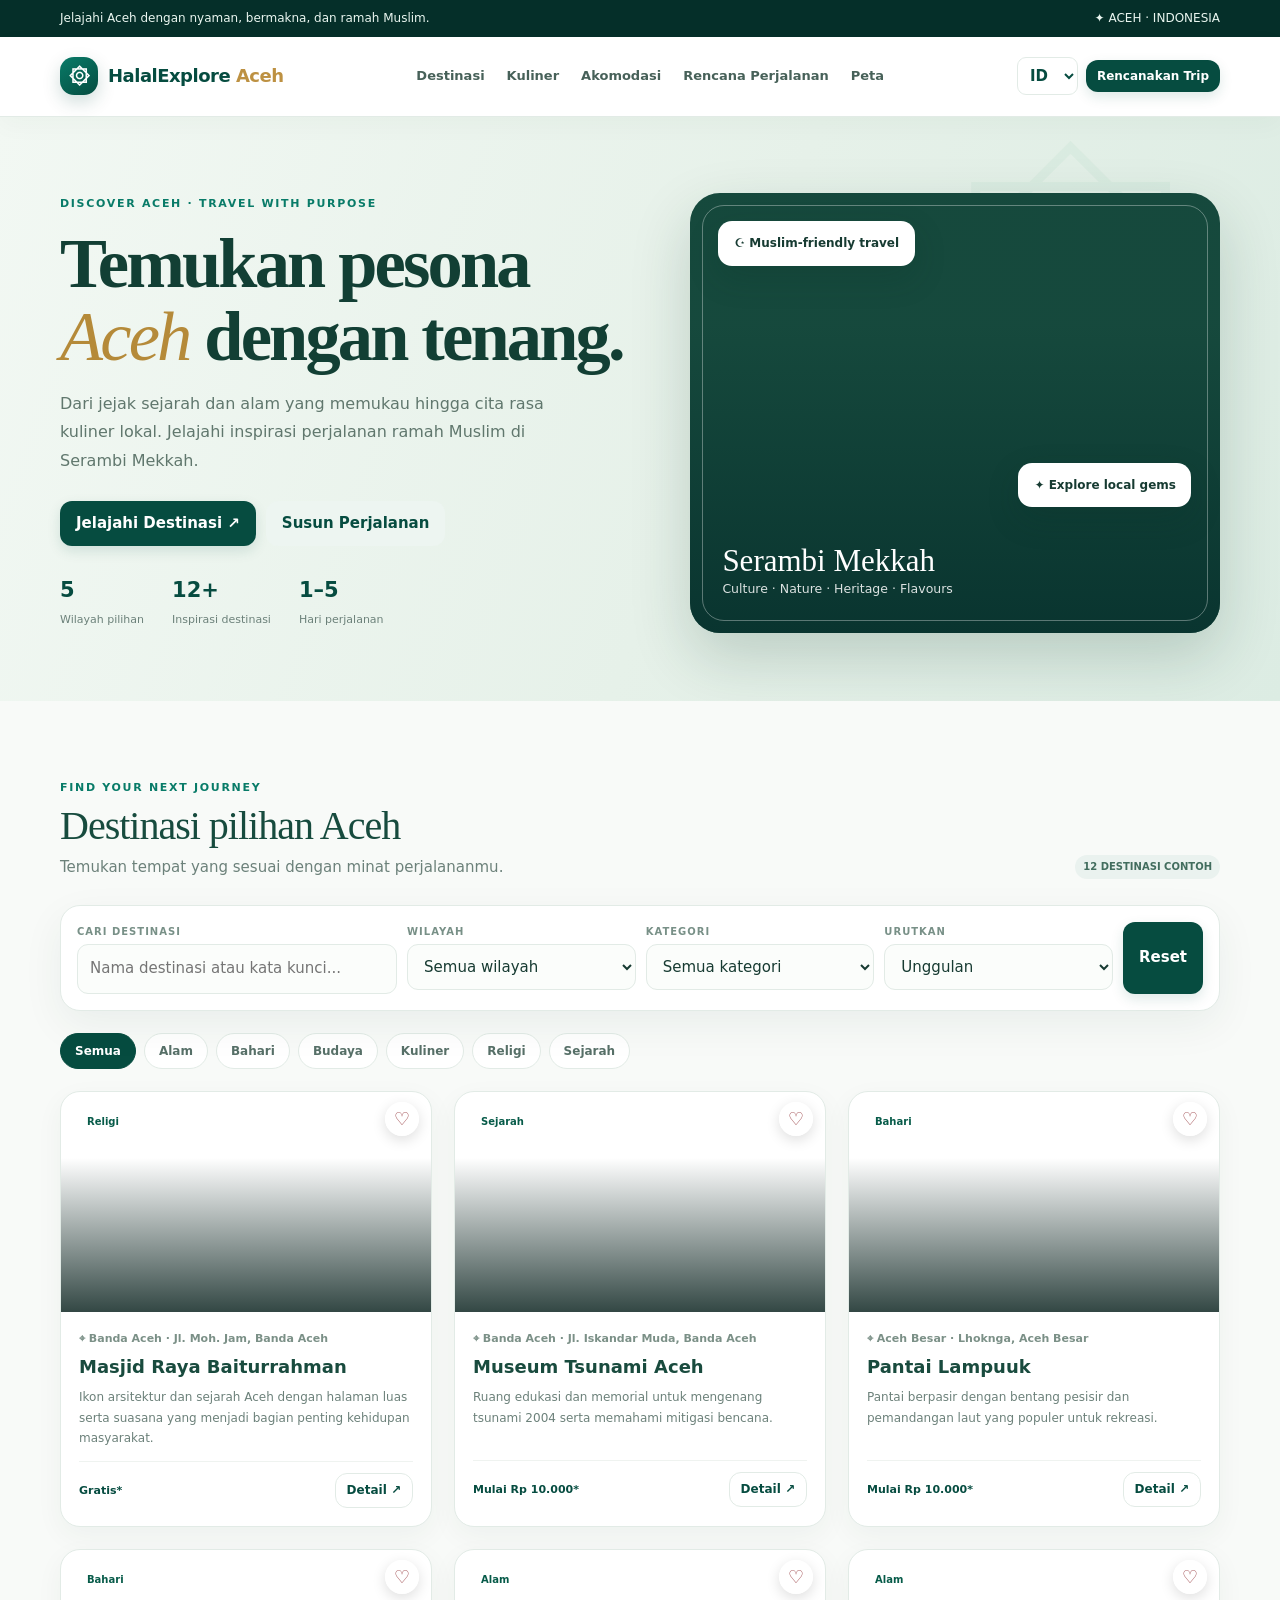
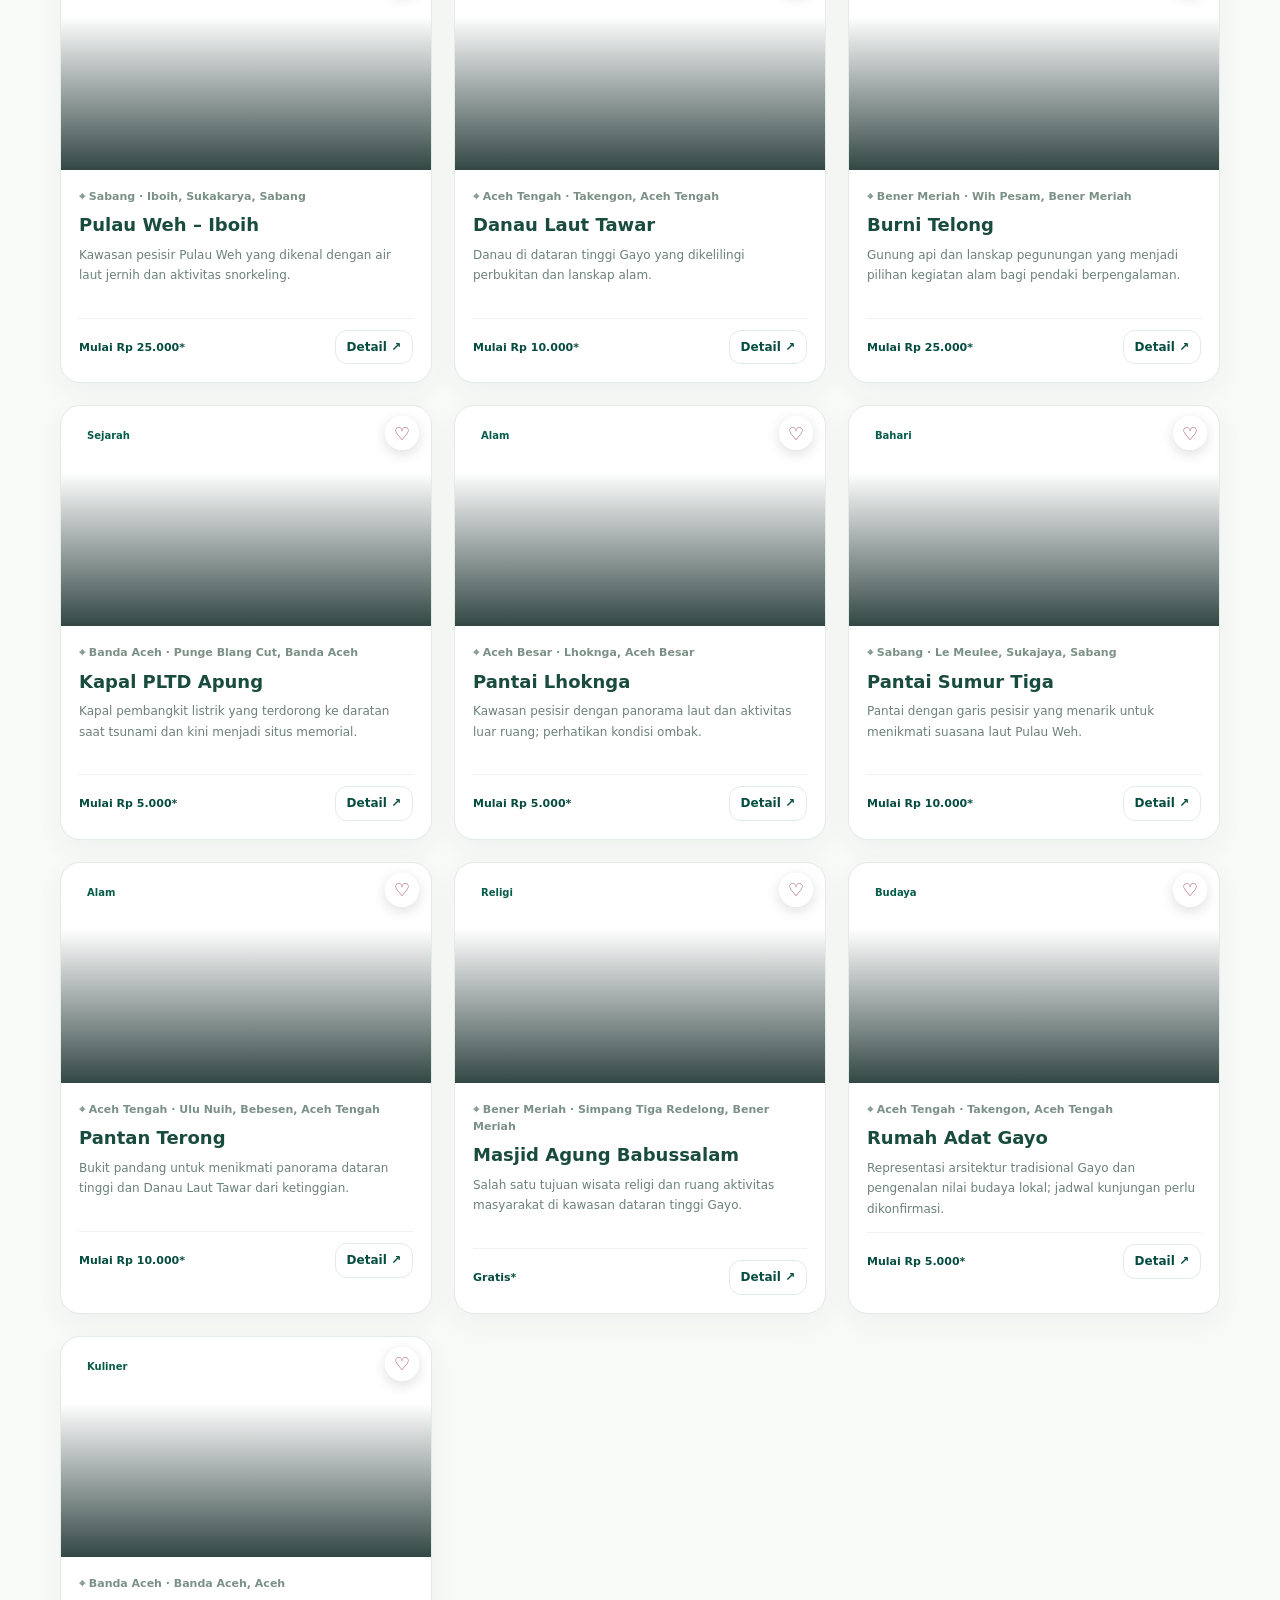
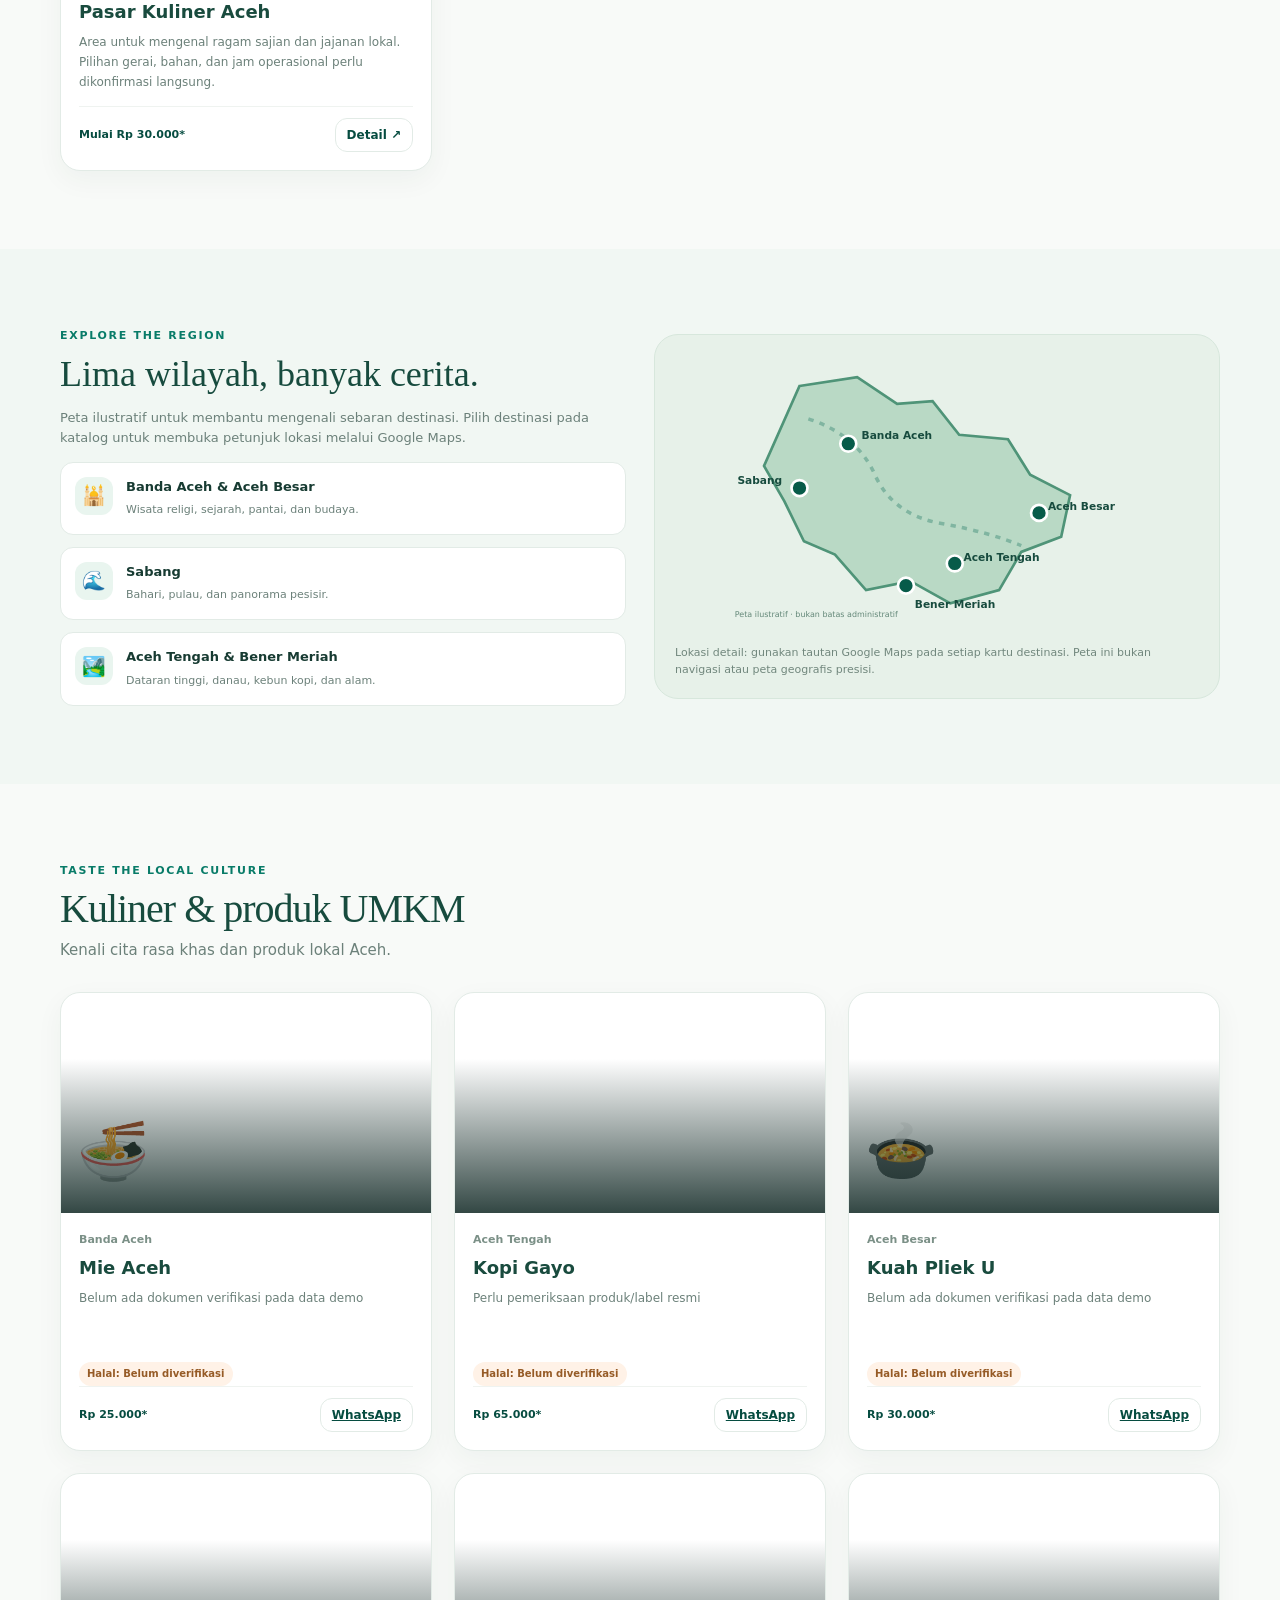
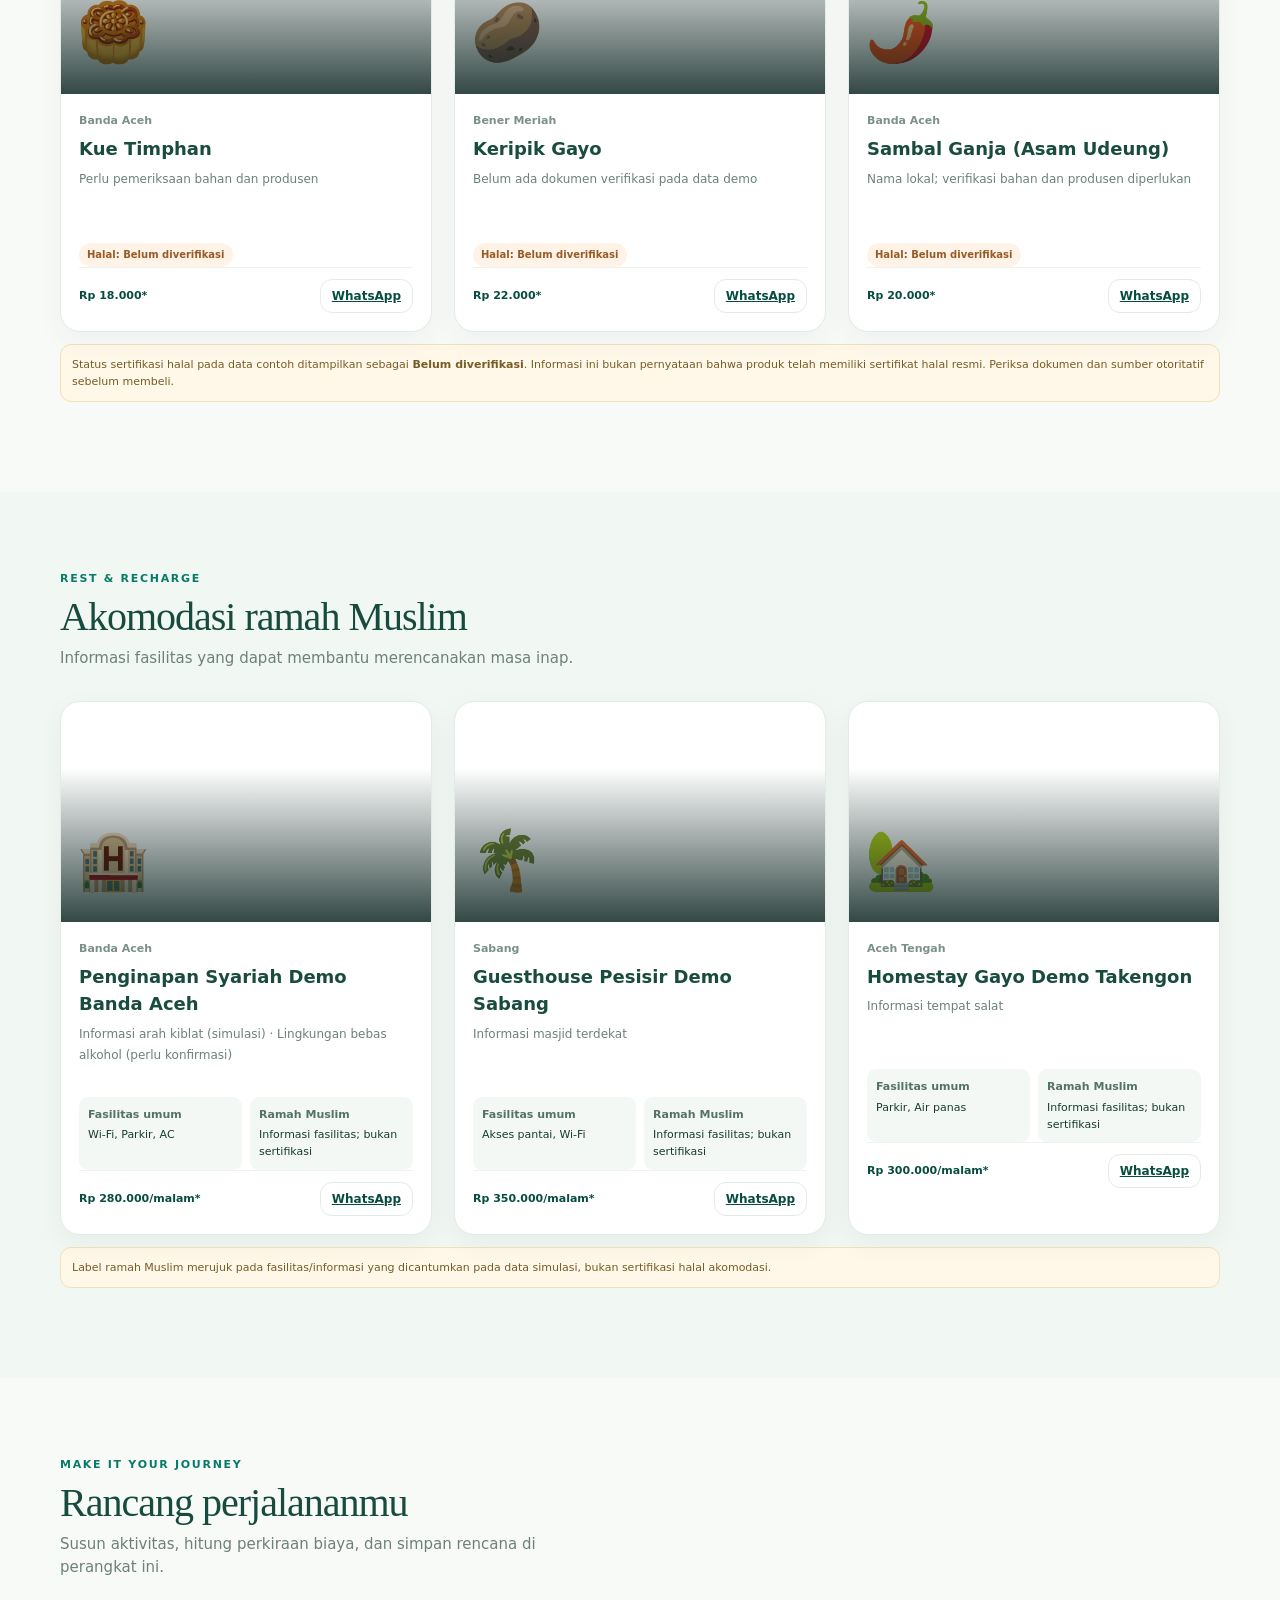
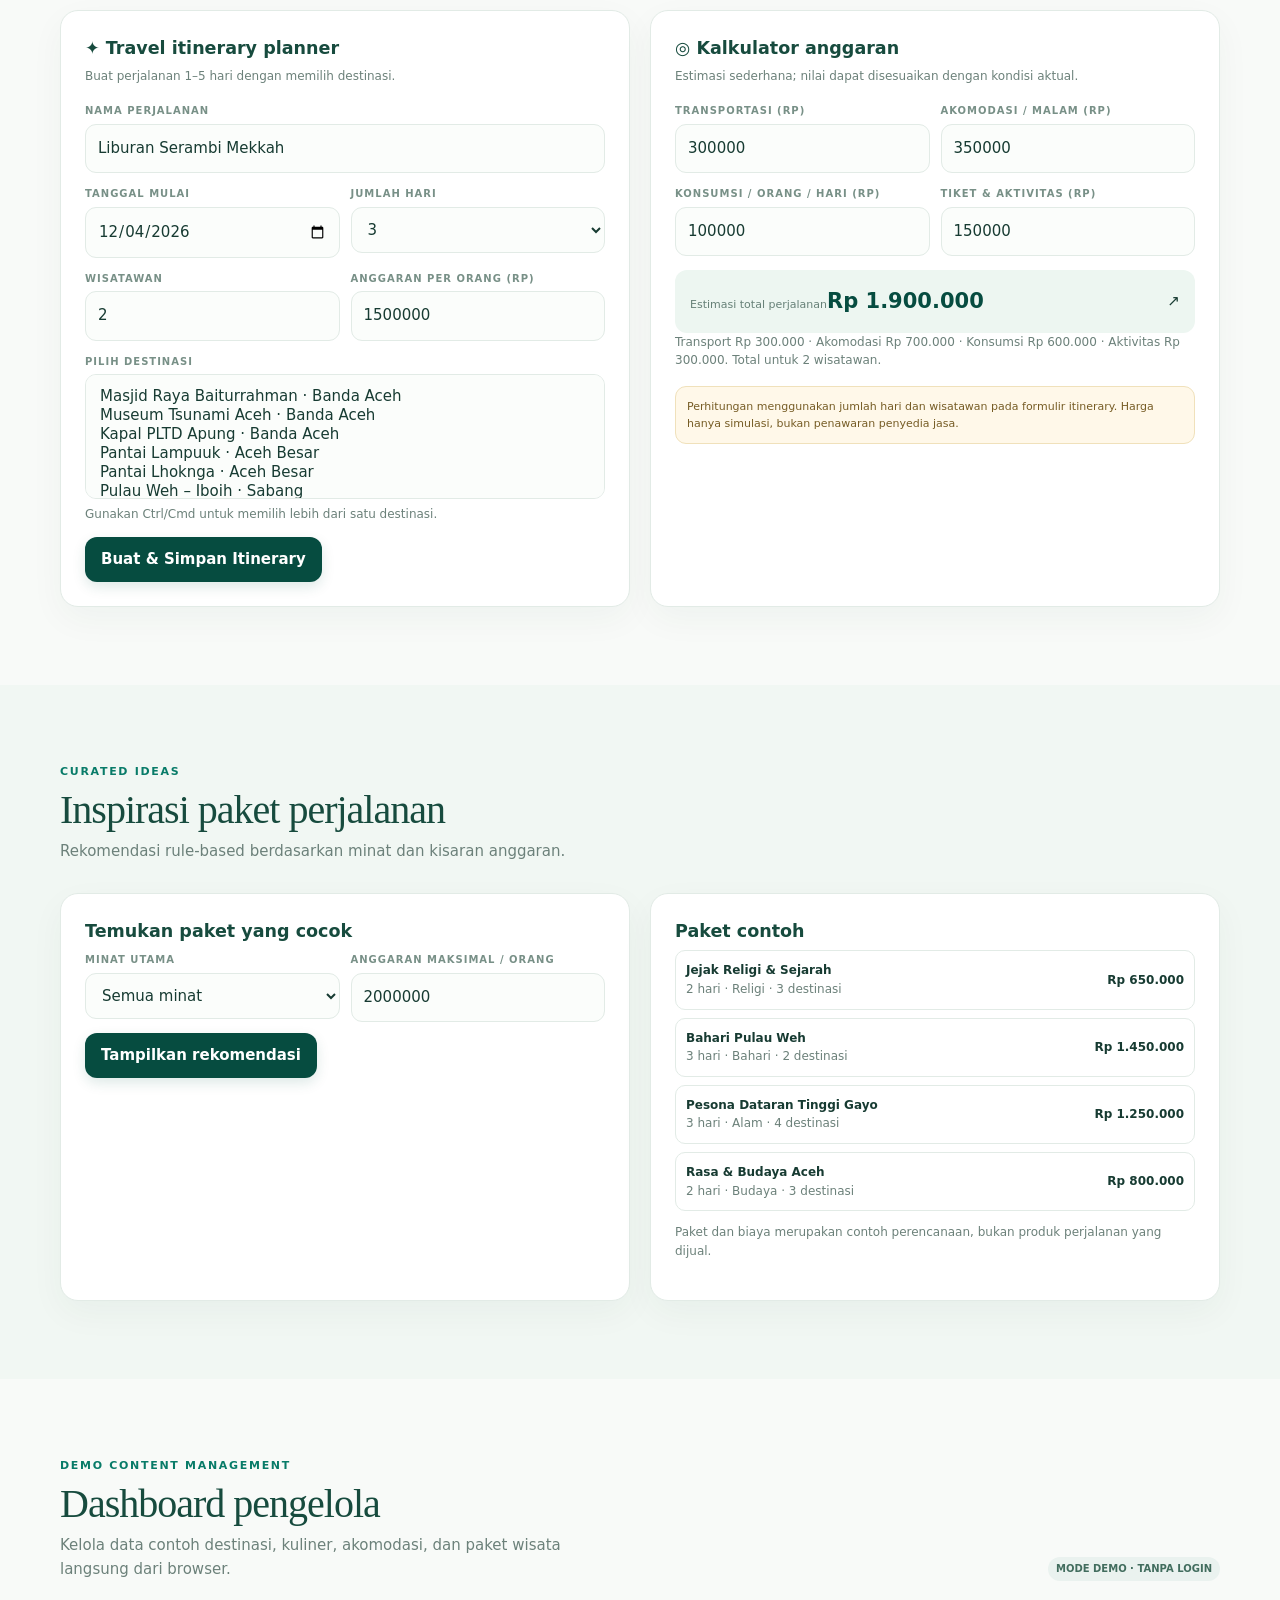
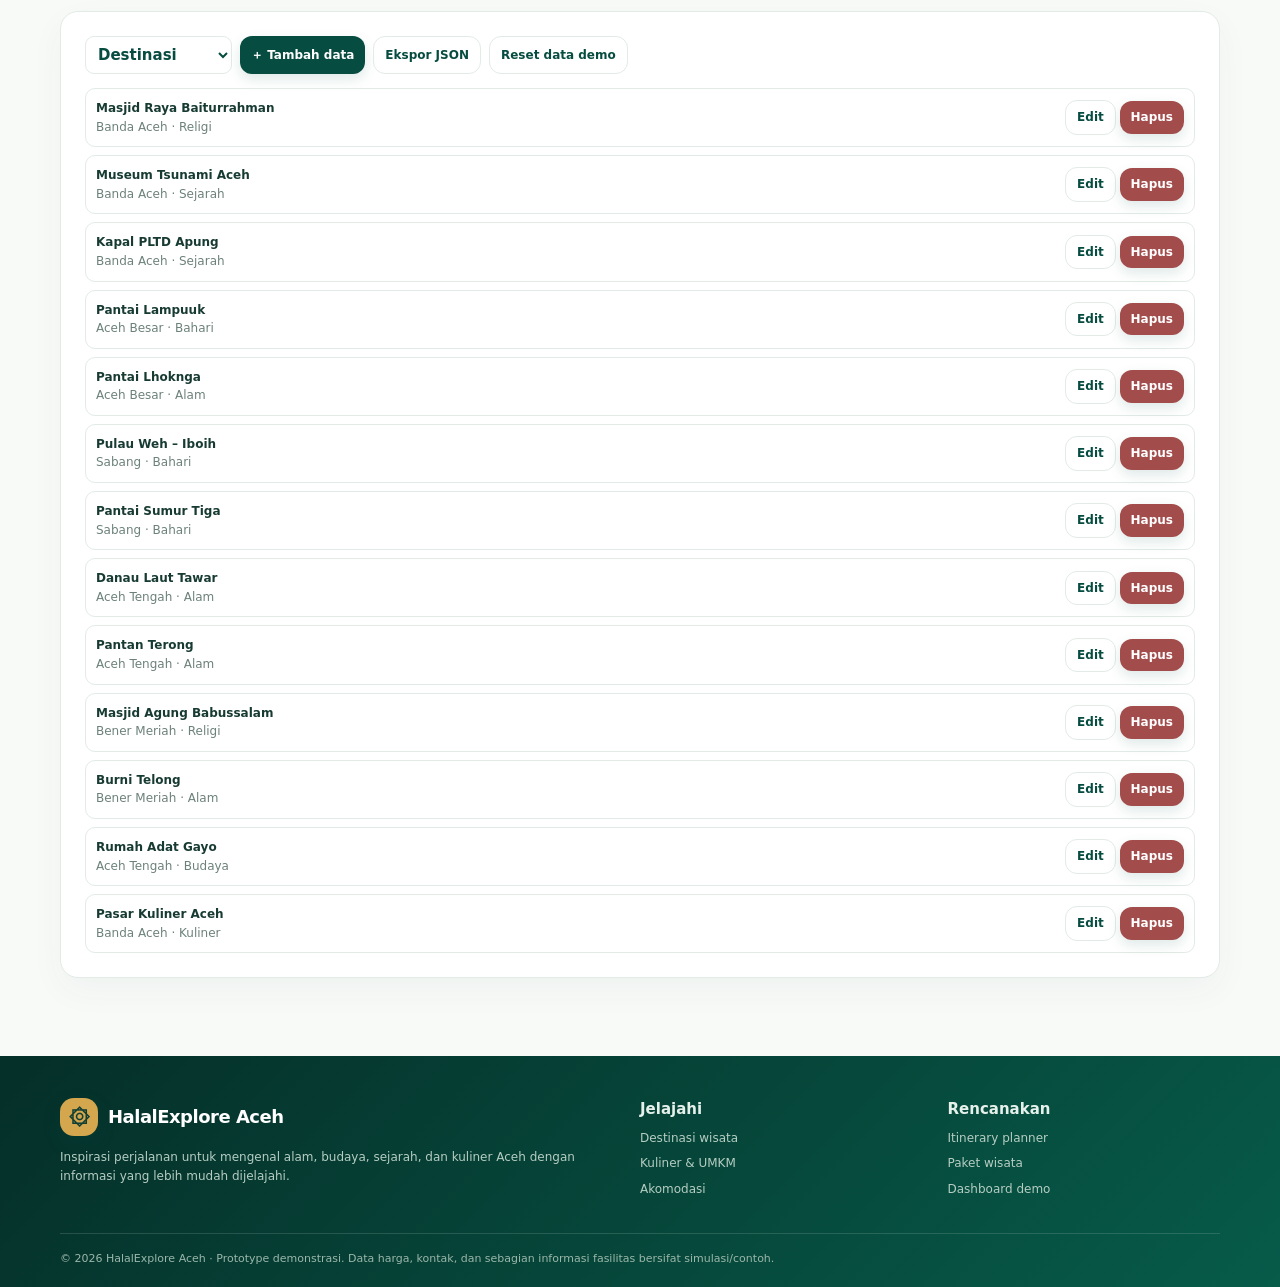
<file: public/assets/aistudio/halalexplore_aceh_redesign_7640884d.html>
<!DOCTYPE html>
<html lang="id">
<head>
<meta charset="UTF-8">
<meta name="viewport" content="width=device-width, initial-scale=1.0">
<meta name="theme-color" content="#075b49">
<title>HalalExplore Aceh — Discover with Peace of Mind</title>
<style>
:root{--green:#075b49;--green2:#0d7961;--mint:#e8f4ef;--turq:#32b8ad;--gold:#d5a84f;--ink:#18352e;--muted:#6c817a;--paper:#fbfcfa;--line:#e2ebe6;--white:#fff;--shadow:0 12px 35px #153c2b12}
*{box-sizing:border-box}html{scroll-behavior:smooth}body{margin:0;background:var(--paper);color:var(--ink);font:15px/1.55 Inter,ui-sans-serif,system-ui,-apple-system,"Segoe UI",sans-serif}button,input,select,textarea{font:inherit}button{cursor:pointer}.wrap{width:min(1160px,92%);margin:auto}.topbar{background:#063f34;color:#eaf6f0;font-size:12px;padding:8px 0}.topbar .wrap{display:flex;justify-content:space-between;gap:12px}.nav{height:76px;background:#ffffffed;backdrop-filter:blur(12px);position:sticky;top:0;z-index:20;border-bottom:1px solid var(--line)}.navin{height:100%;display:flex;align-items:center;justify-content:space-between;gap:20px}.brand{display:flex;align-items:center;gap:10px;font-weight:850;color:var(--green);font-size:18px;letter-spacing:-.5px}.brandmark{width:38px;height:38px;border-radius:13px;background:var(--green);display:grid;place-items:center;color:#fff;font-size:21px}.navlinks{display:flex;gap:22px;align-items:center}.navlinks a{color:#476159;text-decoration:none;font-size:13px;font-weight:650}.navlinks a:hover{color:var(--green)}.navactions{display:flex;gap:8px;align-items:center}.btn{border:0;border-radius:11px;padding:11px 16px;font-weight:750;background:var(--green);color:#fff;box-shadow:0 5px 13px #075b4922}.btn:hover{background:var(--green2);transform:translateY(-1px)}.btn.secondary{background:#edf5f1;color:var(--green);box-shadow:none}.btn.ghost{background:transparent;color:var(--green);box-shadow:none;border:1px solid var(--line)}.btn.gold{background:var(--gold);color:#26372f}.btn.small{padding:7px 11px;font-size:12px}.lang{border:1px solid var(--line);border-radius:9px;padding:8px;background:white;color:var(--green);font-weight:700}.hero{padding:58px 0 48px;background:radial-gradient(ellipse at 80% 20%,#d7eee4 0,transparent 38%),linear-gradient(120deg,#f3f8f4,#e9f4ee);overflow:hidden;position:relative}.hero:after{content:"۞";position:absolute;right:5%;top:2%;font-size:300px;line-height:1;color:#0b76500a;pointer-events:none}.hero-grid{display:grid;grid-template-columns:1.05fr .95fr;gap:45px;align-items:center;position:relative;z-index:1}.eyebrow{color:var(--green2);font-weight:800;letter-spacing:1.7px;text-transform:uppercase;font-size:11px}.hero h1{font-family:Georgia,serif;font-size:clamp(40px,5.3vw,66px);line-height:1.04;letter-spacing:-2px;margin:15px 0;color:#123f34}.hero h1 em{color:#b58a39;font-weight:500}.hero p{color:#60776d;font-size:16px;max-width:510px}.hero-cta{display:flex;gap:10px;margin:25px 0}.hero-stats{display:flex;gap:28px;margin-top:28px}.stat strong{display:block;font-size:21px;color:var(--green)}.stat span{font-size:11px;color:var(--muted)}.hero-art{height:380px;position:relative;border-radius:28px;overflow:hidden;background:linear-gradient(145deg,#0a6656,#45a99a 55%,#d9b66b);box-shadow:var(--shadow)}.hero-art:before{content:"";position:absolute;inset:0;background:linear-gradient(0deg,#062f2caa,transparent 62%),radial-gradient(ellipse at 70% 22%,#f7d99199,transparent 25%)}.mountain{position:absolute;bottom:0;width:0;height:0;border-left:230px solid transparent;border-right:230px solid transparent;border-bottom:240px solid #174f43;left:3%}.mountain.m2{left:35%;border-left-width:190px;border-right-width:190px;border-bottom-width:190px;border-bottom-color:#267b69}.sea{position:absolute;bottom:0;left:0;right:0;height:90px;background:linear-gradient(180deg,#60c7bd,#168b88)}.hero-caption{position:absolute;bottom:22px;left:25px;color:white;z-index:2}.hero-caption b{font:25px Georgia}.hero-caption small{display:block;opacity:.85}.floating{position:absolute;background:#fff;padding:12px 15px;border-radius:14px;box-shadow:var(--shadow);font-size:12px;font-weight:750}.float1{top:30px;left:22px}.float2{right:18px;bottom:115px}.section{padding:66px 0}.section.soft{background:#f1f7f3}.section-head{display:flex;justify-content:space-between;align-items:end;gap:20px;margin-bottom:25px}.section-head h2{font:36px/1.1 Georgia,serif;margin:8px 0;color:#174b3e}.section-head p{margin:0;color:var(--muted);max-width:520px}.searchpanel{display:grid;grid-template-columns:1.4fr 1fr 1fr 1fr auto;gap:10px;padding:14px;background:#fff;border:1px solid var(--line);border-radius:17px;box-shadow:var(--shadow);margin-top:-4px;position:relative;z-index:3}.field label{display:block;font-size:10px;font-weight:800;color:#789087;text-transform:uppercase;letter-spacing:1px;margin:2px 0 5px}.field input,.field select,.field textarea{width:100%;border:1px solid var(--line);border-radius:9px;padding:11px;background:#fbfdfb;color:var(--ink);outline:none}.field input:focus,.field select:focus,.field textarea:focus{border-color:var(--turq)}.chips{display:flex;gap:8px;flex-wrap:wrap;margin:22px 0}.chip{border:1px solid var(--line);border-radius:30px;padding:8px 14px;background:#fff;color:#577068;font-size:12px;font-weight:700}.chip.active,.chip:hover{background:var(--green);color:white;border-color:var(--green)}.cards{display:grid;grid-template-columns:repeat(3,1fr);gap:18px}.card{background:white;border:1px solid var(--line);border-radius:17px;overflow:hidden;box-shadow:0 5px 20px #173e2a08;transition:.2s}.card:hover{transform:translateY(-4px);box-shadow:var(--shadow)}.visual{height:172px;position:relative;display:flex;align-items:center;justify-content:center;font-size:58px;background:linear-gradient(135deg,#cde6dc,#78b9a7)}.visual.v2{background:linear-gradient(135deg,#d8e9ed,#6eabb0)}.visual.v3{background:linear-gradient(135deg,#f0e6cb,#c69b57)}.visual.v4{background:linear-gradient(135deg,#d8e3c7,#7d9d6a)}.visual.v5{background:linear-gradient(135deg,#d4e9e7,#5a9f9c)}.visual.v6{background:linear-gradient(135deg,#f0ddd0,#b77b5c)}.tag{position:absolute;top:12px;left:12px;background:#ffffffed;color:var(--green);padding:6px 9px;border-radius:20px;font-size:10px;font-weight:800}.heart{position:absolute;right:12px;top:10px;border:0;background:#ffffffed;border-radius:50%;width:34px;height:34px;color:#a14e52;font-size:18px}.cardbody{padding:15px}.meta{color:#7b9087;font-size:11px;font-weight:650}.card h3{margin:6px 0;font-size:17px;color:#194b3e}.card p{font-size:12px;color:var(--muted);margin:0 0 13px;min-height:38px}.cardfoot{display:flex;justify-content:space-between;align-items:center;border-top:1px solid #eff3f0;padding-top:11px;font-size:11px;color:#668077}.price{font-weight:850;color:var(--green)}.empty{padding:35px;text-align:center;color:var(--muted);background:#fff;border:1px dashed var(--line);border-radius:15px;grid-column:1/-1}.two-col{display:grid;grid-template-columns:1fr 1fr;gap:28px;align-items:center}.mapbox{background:#e7f1e9;border:1px solid #d7e7dc;border-radius:20px;padding:20px;min-height:330px}.mapbox svg{width:100%;height:275px}.mapnote{font-size:11px;color:#71877d;margin-top:7px}.info-list{display:grid;gap:12px}.info-row{display:flex;gap:13px;padding:14px;background:#fff;border:1px solid var(--line);border-radius:13px}.ico{width:38px;height:38px;display:grid;place-items:center;border-radius:12px;background:var(--mint);font-size:19px;flex-shrink:0}.info-row b{display:block;font-size:13px}.info-row span{font-size:11px;color:var(--muted)}.tabs{display:flex;gap:8px;margin-bottom:18px;flex-wrap:wrap}.tab{padding:9px 14px;border:1px solid var(--line);background:white;border-radius:9px;font-size:12px;font-weight:750;color:#587068}.tab.active{background:var(--green);color:white}.toolgrid{display:grid;grid-template-columns:1fr 1fr;gap:20px}.panel{background:#fff;border:1px solid var(--line);border-radius:17px;padding:21px;box-shadow:0 5px 20px #173e2a08}.panel h3{margin:0 0 5px;color:#174b3e}.sub{font-size:12px;color:var(--muted);margin:0 0 16px}.formgrid{display:grid;grid-template-columns:1fr 1fr;gap:11px}.formgrid .full{grid-column:1/-1}.activity{display:flex;justify-content:space-between;gap:10px;padding:10px 0;border-bottom:1px solid #edf2ee;font-size:12px}.activity:last-child{border:0}.total{background:#edf6f1;border-radius:12px;padding:15px;margin-top:14px;display:flex;justify-content:space-between;align-items:center}.total strong{font-size:21px;color:var(--green)}.notice{background:#fff8e9;border:1px solid #f0e1bb;color:#765c25;border-radius:11px;padding:11px;font-size:11px;margin:12px 0}.badge{display:inline-block;padding:4px 8px;border-radius:20px;font-size:10px;font-weight:800;background:#fff4db;color:#87621d}.badge.unknown{background:#fff2e7;color:#965b26}.badge.demo{background:#eaf2ef;color:#426d5e}.detailgrid{display:grid;grid-template-columns:1fr 1fr;gap:8px;margin-top:12px}.detailgrid div{background:#f4f8f5;border-radius:9px;padding:9px;font-size:11px}.detailgrid b{display:block;color:#547267;margin-bottom:3px}.footer{background:#073f35;color:#e6f1eb;padding:42px 0 20px}.footergrid{display:grid;grid-template-columns:2fr 1fr 1fr;gap:35px}.footer p,.footer a{color:#b6cdc2;font-size:12px}.footer a{display:block;text-decoration:none;margin:7px 0}.copyright{border-top:1px solid #ffffff22;margin-top:28px;padding-top:16px;font-size:11px;color:#9bb7aa}.modal{position:fixed;inset:0;background:#0b2924a8;display:none;align-items:center;justify-content:center;padding:18px;z-index:50}.modal.show{display:flex}.modalbox{background:#fff;border-radius:18px;width:min(650px,100%);max-height:90vh;overflow:auto;padding:23px;position:relative}.close{position:absolute;right:15px;top:12px;border:0;background:#edf4ef;border-radius:50%;width:32px;height:32px;font-size:18px}.modalbox h2{font:29px Georgia;color:var(--green);margin:4px 35px 8px 0}.modalbox p{color:var(--muted);font-size:13px}.adminbar{display:flex;gap:8px;flex-wrap:wrap;margin-bottom:14px}.adminlist{display:grid;gap:8px}.adminitem{display:flex;justify-content:space-between;gap:10px;align-items:center;padding:10px;border:1px solid var(--line);border-radius:10px;font-size:12px}.adminitem span{color:var(--muted)}.hidden{display:none!important}.mobilemenu{display:none}
@media(max-width:850px){.navlinks{display:none}.hero-grid{grid-template-columns:1fr}.hero-art{height:290px}.cards{grid-template-columns:repeat(2,1fr)}.searchpanel{grid-template-columns:1fr 1fr}.searchpanel .btn{grid-column:1/-1}.two-col{grid-template-columns:1fr}.footergrid{grid-template-columns:1fr 1fr}}
@media(max-width:560px){.topbar .wrap{font-size:10px}.nav{height:65px}.brand{font-size:15px}.navactions .btn{display:none}.hero{padding:40px 0}.hero h1{font-size:43px}.hero-stats{gap:17px}.stat strong{font-size:18px}.cards,.toolgrid{grid-template-columns:1fr}.searchpanel{grid-template-columns:1fr}.section{padding:48px 0}.section-head{display:block}.section-head h2{font-size:31px}.formgrid{grid-template-columns:1fr}.formgrid .full{grid-column:auto}.footergrid{grid-template-columns:1fr}.hero-art{height:250px}}

/* ===== HalalExplore visual refresh ===== */
:root{--green:#064c40;--green2:#087b68;--mint:#e9f5ef;--gold:#d8ad5d;--ink:#173b32;--paper:#f7faf7;--shadow:0 18px 48px #123d2d18}
body{background:#f8faf8}.topbar{background:#052f29;padding:9px 0}.nav{height:80px;box-shadow:0 8px 24px #173e2a08}
.brandmark{border-radius:14px;background:linear-gradient(145deg,#087b68,#064c40);box-shadow:0 7px 18px #064c4030}
.btn{border-radius:12px;transition:.22s}.btn:hover{box-shadow:0 10px 22px #075b4930}
.hero{padding:76px 0 68px;background:linear-gradient(110deg,#f2f8f3,#e6f1e9 55%,#dcece3)}
.hero h1{font-size:clamp(44px,5.5vw,72px);letter-spacing:-2.8px}.hero p{font-size:16px;line-height:1.8}
.hero-art{height:440px;border-radius:30px;background:#174b3e center/cover no-repeat;box-shadow:0 24px 60px #123d2d30}
.hero-art:before{content:"";position:absolute;inset:0;background:linear-gradient(0deg,#062f2cce 0%,#062f2c12 70%)}
.hero-art:after{content:"";position:absolute;inset:12px;border:1px solid #ffffff55;border-radius:22px;pointer-events:none}
.hero-art .mountain,.hero-art .sea{display:none}.hero-caption{bottom:34px;left:32px}.hero-caption b{font-size:31px}
.floating{z-index:2;border:1px solid #ffffff9c;box-shadow:0 12px 32px #092f2730;backdrop-filter:blur(8px)}
.float1{left:28px;top:28px}.float2{right:28px;bottom:125px}
.section{padding:78px 0}.section-head{margin-bottom:30px}.section-head h2{font-size:40px;letter-spacing:-1px}
.searchpanel{padding:16px;border-radius:20px;box-shadow:0 14px 40px #173e2a10}
.field input,.field select,.field textarea{border-radius:11px;padding:12px}.cards{gap:22px}
.card{border-radius:20px;box-shadow:0 9px 28px #173e2a0c;transition:transform .28s,box-shadow .28s}
.card:hover{transform:translateY(-7px);box-shadow:0 22px 44px #173e2a18}
.visual{height:220px;justify-content:flex-start;align-items:flex-end;padding:16px;background-size:cover!important;background-position:center!important;position:relative;color:white}
.visual:after{content:"";position:absolute;inset:0;background:linear-gradient(0deg,#061f1bd1 0%,#061f1b00 70%)}
.visual>span:first-child{display:none}.visual .tag{z-index:1;top:15px;left:15px;background:#ffffffed;color:#075b49;padding:7px 11px}
.heart{z-index:2;box-shadow:0 4px 14px #0002}.cardbody{padding:18px}.card h3{font-size:18px}.card p{line-height:1.7;min-height:60px}
.panel{padding:24px;border-radius:18px;box-shadow:0 12px 35px #173e2a0b}.mapbox{border-radius:24px}
.footer{background:linear-gradient(135deg,#052f29,#075b49)}.modalbox{border-radius:22px;padding:28px}
@media(max-width:850px){.hero{padding:52px 0}.hero-art{height:340px}.section{padding:58px 0}}
@media(max-width:560px){.hero-art{height:260px}.hero h1{font-size:44px}.section-head h2{font-size:32px}.visual{height:205px}}
</style>
</head>
<body>
<div class="topbar"><div class="wrap"><span id="topline">Jelajahi Aceh dengan nyaman, bermakna, dan ramah Muslim.</span><span>✦ ACEH · INDONESIA</span></div></div>
<header class="nav"><div class="wrap navin">
<a class="brand" href="#" style="text-decoration:none"><span class="brandmark">۞</span><span>HalalExplore <span style="color:#bd9142">Aceh</span></span></a>
<nav class="navlinks"><a href="#destinations" data-i18n="navDest">Destinasi</a><a href="#culinary" data-i18n="navFood">Kuliner</a><a href="#stay" data-i18n="navStay">Akomodasi</a><a href="#planner" data-i18n="navPlan">Rencana Perjalanan</a><a href="#map" data-i18n="navMap">Peta</a></nav>
<div class="navactions"><select class="lang" id="language" aria-label="Language"><option value="id">ID</option><option value="en">EN</option></select><button class="btn small" onclick="scrollToId('planner')" data-i18n="planTrip">Rencanakan Trip</button></div>
</div></header>
<main>
<section class="hero"><div class="wrap hero-grid">
<div><div class="eyebrow">DISCOVER ACEH · TRAVEL WITH PURPOSE</div><h1 data-i18n="heroTitle">Temukan pesona<br><em>Aceh</em> dengan tenang.</h1><p data-i18n="heroDesc">Dari jejak sejarah dan alam yang memukau hingga cita rasa kuliner lokal. Jelajahi inspirasi perjalanan ramah Muslim di Serambi Mekkah.</p><div class="hero-cta"><button class="btn" onclick="scrollToId('destinations')" data-i18n="explore">Jelajahi Destinasi ↗</button><button class="btn secondary" onclick="scrollToId('planner')" data-i18n="makePlan">Susun Perjalanan</button></div><div class="hero-stats"><div class="stat"><strong>5</strong><span>Wilayah pilihan</span></div><div class="stat"><strong>12+</strong><span>Inspirasi destinasi</span></div><div class="stat"><strong>1–5</strong><span>Hari perjalanan</span></div></div></div>
<div class="hero-art" style="background-image:url('https://dynamic-media-cdn.tripadvisor.com/media/photo-o/07/d6/4d/4e/danau-laut-tawar-dengan.jpg?h=-1&s=1&w=1200')"><div class="floating float1">☪ Muslim-friendly travel</div><div class="floating float2">✦ Explore local gems</div><div class="hero-caption"><b>Serambi Mekkah</b><small>Culture · Nature · Heritage · Flavours</small></div></div>
</div></section>
<section class="section" id="destinations"><div class="wrap">
<div class="section-head"><div><div class="eyebrow">FIND YOUR NEXT JOURNEY</div><h2 data-i18n="destTitle">Destinasi pilihan Aceh</h2><p data-i18n="destSub">Temukan tempat yang sesuai dengan minat perjalananmu.</p></div><span class="badge demo">12 DESTINASI CONTOH</span></div>
<div class="searchpanel"><div class="field"><label data-i18n="searchLabel">Cari destinasi</label><input id="searchInput" placeholder="Nama destinasi atau kata kunci..." oninput="renderDestinations()"></div><div class="field"><label data-i18n="region">Wilayah</label><select id="regionFilter" onchange="renderDestinations()"><option value="">Semua wilayah</option></select></div><div class="field"><label data-i18n="category">Kategori</label><select id="categoryFilter" onchange="renderDestinations()"><option value="">Semua kategori</option></select></div><div class="field"><label>Urutkan</label><select id="sortFilter" onchange="renderDestinations()"><option value="featured">Unggulan</option><option value="name">Nama A–Z</option><option value="costAsc">Biaya terendah</option><option value="costDesc">Biaya tertinggi</option></select></div><button class="btn" onclick="resetFilters()" data-i18n="reset">Reset</button></div>
<div class="chips" id="categoryChips"></div><div class="cards" id="destinationCards"></div>
</div></section>
<section class="section soft" id="map"><div class="wrap two-col"><div><div class="eyebrow">EXPLORE THE REGION</div><h2 style="font:36px Georgia;color:#174b3e;margin:9px 0 12px" data-i18n="mapTitle">Lima wilayah, banyak cerita.</h2><p style="color:var(--muted);font-size:13px" data-i18n="mapDesc">Peta ilustratif untuk membantu mengenali sebaran destinasi. Pilih destinasi pada katalog untuk membuka petunjuk lokasi melalui Google Maps.</p><div class="info-list"><div class="info-row"><div class="ico">🕌</div><div><b>Banda Aceh & Aceh Besar</b><span>Wisata religi, sejarah, pantai, dan budaya.</span></div></div><div class="info-row"><div class="ico">🌊</div><div><b>Sabang</b><span>Bahari, pulau, dan panorama pesisir.</span></div></div><div class="info-row"><div class="ico">🏞️</div><div><b>Aceh Tengah & Bener Meriah</b><span>Dataran tinggi, danau, kebun kopi, dan alam.</span></div></div></div></div>
<div class="mapbox"><svg viewBox="0 0 500 310" role="img" aria-label="Ilustrasi wilayah Aceh"><path d="M95 35 L160 25 205 55 245 52 275 90 330 95 355 135 400 158 390 205 345 222 320 265 265 280 220 255 170 265 135 225 100 210 78 165 55 125Z" fill="#b9d9c5" stroke="#4f9478" stroke-width="3"/><path d="M105 72 Q160 90 180 135 T255 190 T345 215" fill="none" stroke="#80b5a1" stroke-width="4" stroke-dasharray="6 7"/><g fill="#075b49" stroke="#fff" stroke-width="3"><circle cx="150" cy="100" r="9"/><circle cx="95" cy="150" r="9"/><circle cx="365" cy="178" r="9"/><circle cx="270" cy="235" r="9"/><circle cx="215" cy="260" r="9"/></g><g font-size="12" font-weight="700" fill="#174b3e"><text x="165" y="95">Banda Aceh</text><text x="25" y="145">Sabang</text><text x="375" y="175">Aceh Besar</text><text x="280" y="232">Aceh Tengah</text><text x="225" y="285">Bener Meriah</text></g><text x="22" y="295" font-size="9" fill="#648879">Peta ilustratif · bukan batas administratif</text></svg><div class="mapnote">Lokasi detail: gunakan tautan Google Maps pada setiap kartu destinasi. Peta ini bukan navigasi atau peta geografis presisi.</div></div></div></div></section>
<section class="section" id="culinary"><div class="wrap"><div class="section-head"><div><div class="eyebrow">TASTE THE LOCAL CULTURE</div><h2 data-i18n="foodTitle">Kuliner & produk UMKM</h2><p data-i18n="foodSub">Kenali cita rasa khas dan produk lokal Aceh.</p></div></div><div class="cards" id="foodCards"></div><div class="notice">Status sertifikasi halal pada data contoh ditampilkan sebagai <b>Belum diverifikasi</b>. Informasi ini bukan pernyataan bahwa produk telah memiliki sertifikat halal resmi. Periksa dokumen dan sumber otoritatif sebelum membeli.</div></div></section>
<section class="section soft" id="stay"><div class="wrap"><div class="section-head"><div><div class="eyebrow">REST & RECHARGE</div><h2 data-i18n="stayTitle">Akomodasi ramah Muslim</h2><p data-i18n="staySub">Informasi fasilitas yang dapat membantu merencanakan masa inap.</p></div></div><div class="cards" id="stayCards"></div><div class="notice">Label ramah Muslim merujuk pada fasilitas/informasi yang dicantumkan pada data simulasi, bukan sertifikasi halal akomodasi.</div></div></section>
<section class="section" id="planner"><div class="wrap"><div class="section-head"><div><div class="eyebrow">MAKE IT YOUR JOURNEY</div><h2 data-i18n="plannerTitle">Rancang perjalananmu</h2><p data-i18n="plannerSub">Susun aktivitas, hitung perkiraan biaya, dan simpan rencana di perangkat ini.</p></div></div>
<div class="toolgrid"><div class="panel"><h3>✦ Travel itinerary planner</h3><p class="sub">Buat perjalanan 1–5 hari dengan memilih destinasi.</p><div class="formgrid"><div class="field full"><label>Nama perjalanan</label><input id="tripName" value="Liburan Serambi Mekkah"></div><div class="field"><label>Tanggal mulai</label><input type="date" id="tripDate"></div><div class="field"><label>Jumlah hari</label><select id="tripDays"><option>1</option><option>2</option><option selected>3</option><option>4</option><option>5</option></select></div><div class="field"><label>Wisatawan</label><input type="number" min="1" max="30" id="travelers" value="2"></div><div class="field"><label>Anggaran per orang (Rp)</label><input type="number" id="budgetPerPerson" value="1500000" min="0"></div><div class="field full"><label>Pilih destinasi</label><select id="activitySelect" multiple size="5" style="height:125px"></select><span class="sub">Gunakan Ctrl/Cmd untuk memilih lebih dari satu destinasi.</span></div><div class="field full"><button class="btn" onclick="buildItinerary()">Buat & Simpan Itinerary</button></div></div><div id="itineraryOutput"></div></div>
<div class="panel"><h3>◎ Kalkulator anggaran</h3><p class="sub">Estimasi sederhana; nilai dapat disesuaikan dengan kondisi aktual.</p><div class="formgrid"><div class="field"><label>Transportasi (Rp)</label><input id="transportCost" type="number" value="300000" min="0" oninput="calcBudget()"></div><div class="field"><label>Akomodasi / malam (Rp)</label><input id="stayCost" type="number" value="350000" min="0" oninput="calcBudget()"></div><div class="field"><label>Konsumsi / orang / hari (Rp)</label><input id="mealCost" type="number" value="100000" min="0" oninput="calcBudget()"></div><div class="field"><label>Tiket & aktivitas (Rp)</label><input id="activityCost" type="number" value="150000" min="0" oninput="calcBudget()"></div></div><div class="total"><div><span style="font-size:11px;color:#668077">Estimasi total perjalanan</span><strong id="budgetTotal">Rp 2.000.000</strong></div><span>↗</span></div><p class="sub" id="budgetBreakdown"></p><div class="notice">Perhitungan menggunakan jumlah hari dan wisatawan pada formulir itinerary. Harga hanya simulasi, bukan penawaran penyedia jasa.</div></div></div>
</div></section>
<section class="section soft" id="packages"><div class="wrap"><div class="section-head"><div><div class="eyebrow">CURATED IDEAS</div><h2 data-i18n="packageTitle">Inspirasi paket perjalanan</h2><p data-i18n="packageSub">Rekomendasi rule-based berdasarkan minat dan kisaran anggaran.</p></div></div><div class="toolgrid"><div class="panel"><h3>Temukan paket yang cocok</h3><div class="formgrid"><div class="field"><label>Minat utama</label><select id="interest"><option value="all">Semua minat</option><option value="Religi">Religi</option><option value="Alam">Alam</option><option value="Bahari">Bahari</option><option value="Sejarah">Sejarah</option><option value="Budaya">Budaya</option><option value="Kuliner">Kuliner</option></select></div><div class="field"><label>Anggaran maksimal / orang</label><input type="number" id="maxBudget" value="2000000"></div><div class="field full"><button class="btn" onclick="recommendPackages()">Tampilkan rekomendasi</button></div></div><div id="recommendationOutput" class="adminlist"></div></div><div class="panel"><h3>Paket contoh</h3><div id="packageCards" class="adminlist"></div><p class="sub" style="margin-top:12px">Paket dan biaya merupakan contoh perencanaan, bukan produk perjalanan yang dijual.</p></div></div></div></section>
<section class="section" id="admin"><div class="wrap"><div class="section-head"><div><div class="eyebrow">DEMO CONTENT MANAGEMENT</div><h2>Dashboard pengelola</h2><p>Kelola data contoh destinasi, kuliner, akomodasi, dan paket wisata langsung dari browser.</p></div><span class="badge demo">MODE DEMO · TANPA LOGIN</span></div><div class="panel"><div class="adminbar"><select id="adminType" class="lang" onchange="renderAdmin()"><option value="destinations">Destinasi</option><option value="foods">Kuliner</option><option value="stays">Akomodasi</option><option value="packages">Paket wisata</option></select><button class="btn small" onclick="openAdminForm()">＋ Tambah data</button><button class="btn ghost small" onclick="exportData()">Ekspor JSON</button><button class="btn ghost small" onclick="resetDemo()">Reset data demo</button></div><div id="adminList" class="adminlist"></div></div></div></section>
</main>
<footer class="footer"><div class="wrap"><div class="footergrid"><div><div class="brand" style="color:white"><span class="brandmark" style="background:#d4a64e;color:#123f34">۞</span>HalalExplore Aceh</div><p>Inspirasi perjalanan untuk mengenal alam, budaya, sejarah, dan kuliner Aceh dengan informasi yang lebih mudah dijelajahi.</p></div><div><b>Jelajahi</b><a href="#destinations">Destinasi wisata</a><a href="#culinary">Kuliner & UMKM</a><a href="#stay">Akomodasi</a></div><div><b>Rencanakan</b><a href="#planner">Itinerary planner</a><a href="#packages">Paket wisata</a><a href="#admin">Dashboard demo</a></div></div><div class="copyright">© 2026 HalalExplore Aceh · Prototype demonstrasi. Data harga, kontak, dan sebagian informasi fasilitas bersifat simulasi/contoh.</div></div></footer>
<div class="modal" id="detailModal" onclick="if(event.target===this)closeModal()"><div class="modalbox"><button class="close" onclick="closeModal()">×</button><div id="detailContent"></div></div></div>
<div class="modal" id="adminModal" onclick="if(event.target===this)closeAdminModal()"><div class="modalbox"><button class="close" onclick="closeAdminModal()">×</button><h2 id="adminFormTitle">Tambah data</h2><div id="adminFormContent"></div></div></div>
<script>
const seedDestinations=[
{id:"d1",name:"Masjid Raya Baiturrahman",category:"Religi",region:"Banda Aceh",desc:"Ikon arsitektur dan sejarah Aceh dengan halaman luas serta suasana yang menjadi bagian penting kehidupan masyarakat.",emoji:"🕌",address:"Jl. Moh. Jam, Banda Aceh",cost:0,facilities:["Area ibadah","Toilet","Area publik"],prayer:"Masjid dan area wudu (konfirmasi kondisi saat kunjungan)",featured:true,maps:"https://www.google.com/maps/search/?api=1&query=Masjid+Raya+Baiturrahman+Banda+Aceh"},
{id:"d2",name:"Museum Tsunami Aceh",category:"Sejarah",region:"Banda Aceh",desc:"Ruang edukasi dan memorial untuk mengenang tsunami 2004 serta memahami mitigasi bencana.",emoji:"🏛️",address:"Jl. Iskandar Muda, Banda Aceh",cost:10000,facilities:["Ruang pamer","Area parkir"],prayer:"Fasilitas ibadah perlu dikonfirmasi",featured:true,maps:"https://www.google.com/maps/search/?api=1&query=Museum+Tsunami+Aceh"},
{id:"d3",name:"Kapal PLTD Apung",category:"Sejarah",region:"Banda Aceh",desc:"Kapal pembangkit listrik yang terdorong ke daratan saat tsunami dan kini menjadi situs memorial.",emoji:"🚢",address:"Punge Blang Cut, Banda Aceh",cost:5000,facilities:["Area memorial","Informasi sejarah"],prayer:"Fasilitas ibadah perlu dikonfirmasi",featured:false,maps:"https://www.google.com/maps/search/?api=1&query=Kapal+PLTD+Apung"},
{id:"d4",name:"Pantai Lampuuk",category:"Bahari",region:"Aceh Besar",desc:"Pantai berpasir dengan bentang pesisir dan pemandangan laut yang populer untuk rekreasi.",emoji:"🏖️",address:"Lhoknga, Aceh Besar",cost:10000,facilities:["Area parkir","Warung (ketersediaan bervariasi)"],prayer:"Tanyakan lokasi musala kepada pengelola setempat",featured:true,maps:"https://www.google.com/maps/search/?api=1&query=Pantai+Lampuuk+Aceh+Besar"},
{id:"d5",name:"Pantai Lhoknga",category:"Alam",region:"Aceh Besar",desc:"Kawasan pesisir dengan panorama laut dan aktivitas luar ruang; perhatikan kondisi ombak.",emoji:"🌴",address:"Lhoknga, Aceh Besar",cost:5000,facilities:["Area pantai","Warung sekitar"],prayer:"Fasilitas ibadah perlu dikonfirmasi",featured:false,maps:"https://www.google.com/maps/search/?api=1&query=Pantai+Lhoknga"},
{id:"d6",name:"Pulau Weh – Iboih",category:"Bahari",region:"Sabang",desc:"Kawasan pesisir Pulau Weh yang dikenal dengan air laut jernih dan aktivitas snorkeling.",emoji:"🐠",address:"Iboih, Sukakarya, Sabang",cost:25000,facilities:["Akses perahu","Penyewaan alat (cek lokal)"],prayer:"Tanyakan fasilitas ibadah pada penginapan/pengelola",featured:true,maps:"https://www.google.com/maps/search/?api=1&query=Iboih+Sabang"},
{id:"d7",name:"Pantai Sumur Tiga",category:"Bahari",region:"Sabang",desc:"Pantai dengan garis pesisir yang menarik untuk menikmati suasana laut Pulau Weh.",emoji:"🌊",address:"Le Meulee, Sukajaya, Sabang",cost:10000,facilities:["Area pantai","Akses jalan"],prayer:"Fasilitas ibadah perlu dikonfirmasi",featured:false,maps:"https://www.google.com/maps/search/?api=1&query=Pantai+Sumur+Tiga+Sabang"},
{id:"d8",name:"Danau Laut Tawar",category:"Alam",region:"Aceh Tengah",desc:"Danau di dataran tinggi Gayo yang dikelilingi perbukitan dan lanskap alam.",emoji:"🏞️",address:"Takengon, Aceh Tengah",cost:10000,facilities:["Area pandang","Warung sekitar"],prayer:"Fasilitas ibadah perlu dikonfirmasi di titik kunjungan",featured:true,maps:"https://www.google.com/maps/search/?api=1&query=Danau+Laut+Tawar+Takengon"},
{id:"d9",name:"Pantan Terong",category:"Alam",region:"Aceh Tengah",desc:"Bukit pandang untuk menikmati panorama dataran tinggi dan Danau Laut Tawar dari ketinggian.",emoji:"⛰️",address:"Ulu Nuih, Bebesen, Aceh Tengah",cost:10000,facilities:["Area pandang","Warung sederhana (cek ketersediaan)"],prayer:"Fasilitas ibadah perlu dikonfirmasi",featured:false,maps:"https://www.google.com/maps/search/?api=1&query=Pantan+Terong+Aceh+Tengah"},
{id:"d10",name:"Masjid Agung Babussalam",category:"Religi",region:"Bener Meriah",desc:"Salah satu tujuan wisata religi dan ruang aktivitas masyarakat di kawasan dataran tinggi Gayo.",emoji:"🕌",address:"Simpang Tiga Redelong, Bener Meriah",cost:0,facilities:["Area ibadah"],prayer:"Masjid; akses dan fasilitas mengikuti ketentuan pengelola",featured:false,maps:"https://www.google.com/maps/search/?api=1&query=Masjid+Agung+Babussalam+Bener+Meriah"},
{id:"d11",name:"Burni Telong",category:"Alam",region:"Bener Meriah",desc:"Gunung api dan lanskap pegunungan yang menjadi pilihan kegiatan alam bagi pendaki berpengalaman.",emoji:"🌋",address:"Wih Pesam, Bener Meriah",cost:25000,facilities:["Jalur pendakian (cek kondisi)"],prayer:"Persiapkan kebutuhan ibadah pribadi; fasilitas terbatas",featured:true,maps:"https://www.google.com/maps/search/?api=1&query=Gunung+Burni+Telong"},
{id:"d12",name:"Rumah Adat Gayo",category:"Budaya",region:"Aceh Tengah",desc:"Representasi arsitektur tradisional Gayo dan pengenalan nilai budaya lokal; jadwal kunjungan perlu dikonfirmasi.",emoji:"🏡",address:"Takengon, Aceh Tengah",cost:5000,facilities:["Informasi budaya"],prayer:"Fasilitas ibadah perlu dikonfirmasi",featured:false,maps:"https://www.google.com/maps/search/?api=1&query=Rumah+Adat+Gayo+Takengon"},
{id:"d13",name:"Pasar Kuliner Aceh",category:"Kuliner",region:"Banda Aceh",desc:"Area untuk mengenal ragam sajian dan jajanan lokal. Pilihan gerai, bahan, dan jam operasional perlu dikonfirmasi langsung.",emoji:"🍲",address:"Banda Aceh, Aceh",cost:30000,facilities:["Pilihan gerai kuliner (cek lokasi)"],prayer:"Fasilitas ibadah perlu dikonfirmasi",featured:false,maps:"https://www.google.com/maps/search/?api=1&query=pusat+kuliner+Banda+Aceh"}
];
const seedFoods=[
{id:"f1",name:"Mie Aceh",category:"Kuliner khas",region:"Banda Aceh",price:25000,emoji:"🍜",halal:"Belum diverifikasi",source:"Belum ada dokumen verifikasi pada data demo",contact:"628123450001"},
{id:"f2",name:"Kopi Gayo",category:"Produk UMKM",region:"Aceh Tengah",price:65000,emoji:"☕",halal:"Belum diverifikasi",source:"Perlu pemeriksaan produk/label resmi",contact:"628123450002"},
{id:"f3",name:"Kuah Pliek U",category:"Kuliner khas",region:"Aceh Besar",price:30000,emoji:"🍲",halal:"Belum diverifikasi",source:"Belum ada dokumen verifikasi pada data demo",contact:"628123450003"},
{id:"f4",name:"Kue Timphan",category:"Kuliner khas",region:"Banda Aceh",price:18000,emoji:"🥮",halal:"Belum diverifikasi",source:"Perlu pemeriksaan bahan dan produsen",contact:"628123450004"},
{id:"f5",name:"Keripik Gayo",category:"Produk UMKM",region:"Bener Meriah",price:22000,emoji:"🥔",halal:"Belum diverifikasi",source:"Belum ada dokumen verifikasi pada data demo",contact:"628123450005"},
{id:"f6",name:"Sambal Ganja (Asam Udeung)",category:"Kuliner khas",region:"Banda Aceh",price:20000,emoji:"🌶️",halal:"Belum diverifikasi",source:"Nama lokal; verifikasi bahan dan produsen diperlukan",contact:"628123450006"}
];
const seedStays=[
{id:"s1",name:"Penginapan Syariah Demo Banda Aceh",region:"Banda Aceh",price:280000,facilities:["Wi-Fi","Parkir","AC"],muslim:["Informasi arah kiblat (simulasi)","Lingkungan bebas alkohol (perlu konfirmasi)"],emoji:"🏨",contact:"628123450011"},
{id:"s2",name:"Guesthouse Pesisir Demo Sabang",region:"Sabang",price:350000,facilities:["Akses pantai","Wi-Fi"],muslim:["Informasi masjid terdekat"],emoji:"🌴",contact:"628123450012"},
{id:"s3",name:"Homestay Gayo Demo Takengon",region:"Aceh Tengah",price:300000,facilities:["Parkir","Air panas"],muslim:["Informasi tempat salat"],emoji:"🏡",contact:"628123450013"}
];
const seedPackages=[
{id:"p1",name:"Jejak Religi & Sejarah",days:2,regions:["Banda Aceh"],destinations:["d1","d2","d3"],cost:650000,interest:"Religi",desc:"Mengenal ikon religi dan sejarah Aceh."},
{id:"p2",name:"Bahari Pulau Weh",days:3,regions:["Sabang"],destinations:["d6","d7"],cost:1450000,interest:"Bahari",desc:"Inspirasi perjalanan pesisir dan bahari."},
{id:"p3",name:"Pesona Dataran Tinggi Gayo",days:3,regions:["Aceh Tengah","Bener Meriah"],destinations:["d8","d9","d11","d12"],cost:1250000,interest:"Alam",desc:"Danau, bukit, budaya, dan lanskap pegunungan."},
{id:"p4",name:"Rasa & Budaya Aceh",days:2,regions:["Banda Aceh","Aceh Besar"],destinations:["d1","d4","d5"],cost:800000,interest:"Budaya",desc:"Kombinasi budaya, pantai, dan kuliner lokal."}
];
const clone=x=>JSON.parse(JSON.stringify(x));
let destinations=load("he_destinations",seedDestinations),foods=load("he_foods",seedFoods),stays=load("he_stays",seedStays),packages=load("he_packages",seedPackages);
let favorites=load("he_favorites",[]),savedItineraries=load("he_itineraries",[]),activeCategory="";
function load(k,seed){try{const v=localStorage.getItem(k);return v?JSON.parse(v):clone(seed)}catch(e){return clone(seed)}}
function persist(){localStorage.setItem("he_destinations",JSON.stringify(destinations));localStorage.setItem("he_foods",JSON.stringify(foods));localStorage.setItem("he_stays",JSON.stringify(stays));localStorage.setItem("he_packages",JSON.stringify(packages));localStorage.setItem("he_favorites",JSON.stringify(favorites));localStorage.setItem("he_itineraries",JSON.stringify(savedItineraries))}
const rupiah=n=>"Rp "+Number(n||0).toLocaleString("id-ID");
const esc=s=>String(s??"").replace(/[&<>"']/g,c=>({"&":"&amp;","<":"&lt;",">":"&gt;",'"':"&quot;","'":"&#39;"}[c]));
function scrollToId(id){document.getElementById(id).scrollIntoView({behavior:"smooth"})}
function fillFilters(){const regions=[...new Set(destinations.map(x=>x.region))].sort(),cats=[...new Set(destinations.map(x=>x.category))].sort();regionFilter.innerHTML='<option value="">Semua wilayah</option>'+regions.map(x=>`<option>${esc(x)}</option>`).join("");categoryFilter.innerHTML='<option value="">Semua kategori</option>'+cats.map(x=>`<option>${esc(x)}</option>`).join("");categoryChips.innerHTML=['Semua',...cats].map(c=>`<button class="chip ${activeCategory===(c==="Semua"?"":c)?"active":""}" onclick="setCategory('${c==="Semua"?"":esc(c)}')">${esc(c)}</button>`).join("");activitySelect.innerHTML=destinations.map(d=>`<option value="${d.id}">${esc(d.name)} · ${esc(d.region)}</option>`).join("")}
function setCategory(c){activeCategory=c;categoryFilter.value=c;fillFilters();renderDestinations()}
function resetFilters(){searchInput.value="";regionFilter.value="";categoryFilter.value="";if(sortFilter)sortFilter.value="featured";activeCategory="";fillFilters();renderDestinations()}

const destinationPhotos={
d1:"https://mmc.tirto.id/image/2025/03/07/masjid-raya-baiturrahman_ratio-16x9.jpg",
d2:"https://cdn.medcom.id/dynamic/content/2024/12/03/1732341/ry2hLwpOjS.jpg?w=1024",
d3:"https://images.unsplash.com/photo-1500530855697-b586d89ba3ee?w=1000&q=85",
d4:"https://images.unsplash.com/photo-1507525428034-b723cf961d3e?w=1000&q=85",
d5:"https://images.unsplash.com/photo-1510414842594-a61c69b5ae57?w=1000&q=85",
d6:"https://www.lemon8-app.com/seo/image?index=1&item_id=7544334445697565191&sign=1dd660d37e46aa436eed9590255f3c75",
d7:"https://images.unsplash.com/photo-1510414842594-a61c69b5ae57?w=1000&q=85",
d8:"https://dynamic-media-cdn.tripadvisor.com/media/photo-o/07/d6/4d/4e/danau-laut-tawar-dengan.jpg?h=-1&s=1&w=1200",
d9:"https://images.unsplash.com/photo-1470770841072-f978cf4d019e?w=1000&q=85",
d10:"https://mmc.tirto.id/image/2025/03/07/masjid-raya-baiturrahman_ratio-16x9.jpg",
d11:"https://images.unsplash.com/photo-1464822759023-fed622ff2c3b?w=1000&q=85",
d12:"https://images.unsplash.com/photo-1518005020951-eccb494ad742?w=1000&q=85",
d13:"https://images.unsplash.com/photo-1547592180-85f173990554?w=1000&q=85"
};
const foodPhotos=["https://images.unsplash.com/photo-1569718212165-3a8278d5f624?w=1000&q=85","https://images.unsplash.com/photo-1442512595331-e89e73853f31?w=1000&q=85","https://images.unsplash.com/photo-1547592180-85f173990554?w=1000&q=85","https://images.unsplash.com/photo-1563805042-7684c019e1cb?w=1000&q=85","https://images.unsplash.com/photo-1576618148400-f54bed99fcfd?w=1000&q=85","https://images.unsplash.com/photo-1512621776951-a57141f2eefd?w=1000&q=85"];
const stayPhotos=["https://images.unsplash.com/photo-1566073771259-6a8506099945?w=1000&q=85","https://images.unsplash.com/photo-1571896349842-33c89424de2d?w=1000&q=85","https://images.unsplash.com/photo-1611892440504-42a792e24d32?w=1000&q=85"];
function renderDestinations(){const q=searchInput.value.toLowerCase(),r=regionFilter.value,c=categoryFilter.value||activeCategory;let arr=destinations.filter(d=>(!q||(d.name+" "+d.desc+" "+d.region).toLowerCase().includes(q))&&(!r||d.region===r)&&(!c||d.category===c));const sort=sortFilter?.value||"featured";arr.sort((a,b)=>sort==="name"?a.name.localeCompare(b.name):sort==="costAsc"?Number(a.cost)-Number(b.cost):sort==="costDesc"?Number(b.cost)-Number(a.cost):Number(b.featured)-Number(a.featured));destinationCards.innerHTML=arr.length?arr.map((d,i)=>`<article class="card"><div class="visual v${i%6+1}" style="background-image:url('${destinationPhotos[d.id]||"https://images.unsplash.com/photo-1500530855697-b586d89ba3ee?w=1000&q=85"}')"><span>${d.emoji||"📍"}</span><span class="tag">${esc(d.category)}</span><button class="heart" aria-label="Favorit" onclick="toggleFavorite('${d.id}',event)">${favorites.some(f=>f.itemId===d.id&&f.type==="destination")?"♥":"♡"}</button></div><div class="cardbody"><div class="meta">⌖ ${esc(d.region)} · ${esc(d.address)}</div><h3>${esc(d.name)}</h3><p>${esc(d.desc)}</p><div class="cardfoot"><span class="price">${Number(d.cost)===0?"Gratis*":"Mulai "+rupiah(d.cost)+"*"}</span><button class="btn ghost small" onclick="showDetail('${d.id}')">Detail ↗</button></div></div></article>`).join(""):'<div class="empty">Tidak ada destinasi yang cocok. Coba ubah kata kunci atau filter.</div>'}
function toggleFavorite(id,e){if(e)e.stopPropagation();const ix=favorites.findIndex(f=>f.itemId===id&&f.type==="destination");if(ix>=0)favorites.splice(ix,1);else favorites.push({id:"fav-"+Date.now(),itemId:id,type:"destination",date:new Date().toISOString()});persist();renderDestinations()}
function showDetail(id){const d=destinations.find(x=>x.id===id);if(!d)return;detailContent.innerHTML=`<div class="eyebrow">${esc(d.category)} · ${esc(d.region)}</div><h2>${esc(d.name)}</h2><p>${esc(d.desc)}</p><div class="detailgrid"><div><b>Alamat</b>${esc(d.address)}</div><div><b>Estimasi biaya*</b>${Number(d.cost)===0?"Gratis":rupiah(d.cost)}</div><div><b>Fasilitas</b>${(d.facilities||[]).map(esc).join(", ")}</div><div><b>Fasilitas ibadah</b>${esc(d.prayer||"Belum tersedia")}</div></div><div class="notice">Informasi destinasi dan fasilitas perlu dikonfirmasi kepada pengelola sebelum kunjungan. *Harga simulasi.</div><p><a class="btn" style="display:inline-block;text-decoration:none" target="_blank" rel="noopener" href="${esc(d.maps)}">Buka Google Maps ↗</a></p><button class="btn secondary" onclick="toggleFavorite('${d.id}');showDetail('${d.id}')">${favorites.some(f=>f.itemId===d.id)?"♥ Hapus favorit":"♡ Simpan favorit"}</button>`;detailModal.classList.add("show")}
function closeModal(){detailModal.classList.remove("show")}
function renderFoods(){foodCards.innerHTML=foods.map((f,i)=>`<article class="card"><div class="visual v${i%6+1}" style="background-image:url('${foodPhotos[i%foodPhotos.length]}')">${f.emoji||"🍽️"}<span class="tag">${esc(f.category)}</span></div><div class="cardbody"><div class="meta">${esc(f.region)}</div><h3>${esc(f.name)}</h3><p>${esc(f.source||"Informasi verifikasi belum tersedia.")}</p><div><span class="badge unknown">Halal: ${esc(f.halal||"Belum diverifikasi")}</span></div><div class="cardfoot"><span class="price">${rupiah(f.price)}*</span><a class="btn ghost small" target="_blank" rel="noopener" href="https://wa.me/${esc(f.contact||"6280000000000")}?text=${encodeURIComponent("Halo, saya ingin bertanya tentang "+f.name+". (Kontak simulasi HalalExplore Aceh)")}" >WhatsApp</a></div></div></article>`).join("")||'<div class="empty">Belum ada data kuliner.</div>'}
function renderStays(){stayCards.innerHTML=stays.map((s,i)=>`<article class="card"><div class="visual v${i%6+2}" style="background-image:url('${stayPhotos[i%stayPhotos.length]}')">${s.emoji||"🏨"}<span class="tag">Akomodasi</span></div><div class="cardbody"><div class="meta">${esc(s.region)}</div><h3>${esc(s.name)}</h3><p>${(s.muslim||[]).map(esc).join(" · ")}</p><div class="detailgrid"><div><b>Fasilitas umum</b>${(s.facilities||[]).map(esc).join(", ")}</div><div><b>Ramah Muslim</b>Informasi fasilitas; bukan sertifikasi</div></div><div class="cardfoot"><span class="price">${rupiah(s.price)}/malam*</span><a class="btn ghost small" target="_blank" rel="noopener" href="https://wa.me/${esc(s.contact||"6280000000000")}?text=${encodeURIComponent("Halo, saya ingin bertanya tentang "+s.name+". (Kontak simulasi)")}" >WhatsApp</a></div></div></article>`).join("")||'<div class="empty">Belum ada data akomodasi.</div>'}
function calcBudget(){const days=Number(tripDays.value||1),people=Math.max(1,Number(travelers.value||1)),transport=Number(transportCost.value||0),stay=Number(stayCost.value||0)*(Math.max(0,days-1)),meal=Number(mealCost.value||0)*days*people,activity=Number(activityCost.value||0)*people,total=transport+stay+meal+activity;budgetTotal.textContent=rupiah(total);budgetBreakdown.textContent=`Transport ${rupiah(transport)} · Akomodasi ${rupiah(stay)} · Konsumsi ${rupiah(meal)} · Aktivitas ${rupiah(activity)}. Total untuk ${people} wisatawan.`;return total}
function buildItinerary(){const days=Number(tripDays.value),people=Math.max(1,Number(travelers.value||1)),ids=[...activitySelect.selectedOptions].map(o=>o.value),selected=ids.map(id=>destinations.find(d=>d.id===id)).filter(Boolean);if(!selected.length){alert("Pilih minimal satu destinasi terlebih dahulu.");return}const acts=Array.from({length:days},(_,i)=>({day:i+1,items:selected.filter((d,j)=>j%days===i).map(d=>d.name)}));const item={id:"it-"+Date.now(),name:tripName.value||"Perjalanan Aceh",date:tripDate.value,days,people,activities:acts,total:calcBudget(),destinationIds:ids};savedItineraries.unshift(item);persist();itineraryOutput.innerHTML=`<div class="notice">Itinerary tersimpan di perangkat ini.</div>${acts.map(a=>`<div class="activity"><b>Hari ${a.day}</b><span>${a.items.length?a.items.map(esc).join(" → "):"Waktu bebas / perjalanan"}</span></div>`).join("")}<div class="total"><span>Estimasi total</span><strong>${rupiah(item.total)}</strong></div><button class="btn ghost small" onclick="showSavedTrips()">Lihat itinerary tersimpan</button>`}
function showSavedTrips(){itineraryOutput.innerHTML=savedItineraries.length?savedItineraries.map(t=>`<div class="activity"><span><b>${esc(t.name)}</b><br>${t.days} hari · ${t.people} orang · ${esc(t.date||"Tanggal fleksibel")}</span><b>${rupiah(t.total)}</b></div>`).join(""):'<p class="sub">Belum ada itinerary tersimpan.</p>'}
function recommendPackages(){const interest=document.getElementById("interest").value,max=Number(maxBudget.value||0);const list=packages.filter(p=>(interest==="all"||p.interest===interest||p.destinations.some(id=>destinations.find(d=>d.id===id)?.category===interest))&&p.cost<=max);recommendationOutput.innerHTML=list.length?list.map(p=>`<div class="adminitem"><div><b>${esc(p.name)}</b><br><span>${p.days} hari · ${esc(p.desc)}</span></div><div style="text-align:right"><b>${rupiah(p.cost)}</b><br><button class="btn small" onclick="usePackage('${p.id}')">Gunakan</button></div></div>`).join(""):'<div class="empty">Belum ada paket sesuai kriteria. Naikkan anggaran atau pilih minat lain.</div>'}
function usePackage(id){const p=packages.find(x=>x.id===id);if(!p)return;tripDays.value=Math.min(5,Math.max(1,p.days));[...activitySelect.options].forEach(o=>o.selected=p.destinations.includes(o.value));tripName.value=p.name;calcBudget();scrollToId("planner")}
function renderPackages(){packageCards.innerHTML=packages.map(p=>`<div class="adminitem"><div><b>${esc(p.name)}</b><br><span>${p.days} hari · ${esc(p.interest)} · ${(p.destinations||[]).length} destinasi</span></div><b>${rupiah(p.cost)}</b></div>`).join("")}
function renderAdmin(){const type=adminType.value,arr=({destinations,foods,stays,packages})[type];adminList.innerHTML=arr.map(x=>`<div class="adminitem"><div><b>${esc(x.name)}</b><br><span>${esc(x.region||x.interest||x.category||"")} · ${type==="destinations"?esc(x.category):type==="packages"?x.days+" hari":rupiah(x.price||x.cost||0)}</span></div><div><button class="btn ghost small" onclick="openAdminForm('${x.id}')">Edit</button> <button class="btn small" style="background:#a34c4c" onclick="deleteAdmin('${x.id}')">Hapus</button></div></div>`).join("")||'<div class="empty">Data kosong.</div>'}
function openAdminForm(id){const type=adminType.value,arr=({destinations,foods,stays,packages})[type],item=arr.find(x=>x.id===id)||{};adminFormTitle.textContent=(id?"Edit ":"Tambah ")+({destinations:"destinasi",foods:"kuliner",stays:"akomodasi",packages:"paket wisata"})[type];let fields=type==="destinations"?["name","category","region","desc","address","cost","emoji","maps","prayer","facilities"]:type==="foods"?["name","category","region","price","emoji","halal","source","contact"]:type==="stays"?["name","region","price","emoji","facilities","muslim","contact"]:["name","days","cost","interest","desc","destinations"];adminFormContent.innerHTML=`<form id="dataForm" onsubmit="saveAdmin(event,'${type}','${id||""}')"><div class="formgrid">${fields.map(f=>{let val=item[f]??(f==="category"?"Alam":f==="region"?"Banda Aceh":f==="halal"?"Belum diverifikasi":"");if(Array.isArray(val))val=val.join(", ");return `<div class="field ${["desc","address","maps","prayer","facilities","muslim","source","destinations"].includes(f)?"full":""}"><label>${esc(f)}</label>${f==="desc"||f==="source"||f==="prayer"?`<textarea name="${f}">${esc(val)}</textarea>`:`<input name="${f}" value="${esc(val)}" ${["cost","price","days"].includes(f)?'type="number" min="0"':""} ${f==="name"?"required":""}>`}</div>`}).join("")}</div><p class="sub">Pisahkan daftar fasilitas/destinasi dengan koma. Perubahan disimpan di localStorage browser.</p><button class="btn" type="submit">Simpan data</button></form>`;adminModal.classList.add("show")}
function saveAdmin(e,type,id){e.preventDefault();const form=new FormData(e.target),obj={};for(const [k,v] of form.entries()){obj[k]=["facilities","muslim","destinations"].includes(k)?v.split(",").map(s=>s.trim()).filter(Boolean):["cost","price","days"].includes(k)?Number(v):v}if(type==="destinations"){obj.fee=obj.cost;obj.estimatedCost=obj.cost;obj.featured=false;obj.maps=obj.maps||"https://www.google.com/maps/search/?api=1&query="+encodeURIComponent(obj.name+" Aceh")}const arr=({destinations,foods,stays,packages})[type];if(id){const ix=arr.findIndex(x=>x.id===id);arr[ix]={...arr[ix],...obj}}else arr.unshift({id:type[0]+Date.now(),...obj});persist();closeAdminModal();refreshAll()}
function deleteAdmin(id){if(!confirm("Hapus data ini?"))return;const type=adminType.value,arr=({destinations,foods,stays,packages})[type];const ix=arr.findIndex(x=>x.id===id);if(ix>=0)arr.splice(ix,1);persist();refreshAll()}
function closeAdminModal(){adminModal.classList.remove("show")}
function exportData(){const data={destinations,foods,stays,packages,favorites,savedItineraries};const blob=new Blob([JSON.stringify(data,null,2)],{type:"application/json"}),url=URL.createObjectURL(blob),a=document.createElement("a");a.href=url;a.download="halalexplore-aceh-data.json";a.click();URL.revokeObjectURL(url)}
function resetDemo(){if(!confirm("Kembalikan katalog ke data contoh? Favorit dan itinerary juga akan direset."))return;destinations=clone(seedDestinations);foods=clone(seedFoods);stays=clone(seedStays);packages=clone(seedPackages);favorites=[];savedItineraries=[];persist();refreshAll()}
function refreshAll(){fillFilters();renderDestinations();renderFoods();renderStays();renderPackages();renderAdmin();calcBudget()}
const translations={en:{topline:"Explore Aceh comfortably, meaningfully, and Muslim-friendly.",navDest:"Destinations",navFood:"Culinary",navStay:"Stay",navPlan:"Trip planner",navMap:"Map",planTrip:"Plan a trip",heroTitle:"Discover the charm of<br><em>Aceh</em> with peace of mind.",heroDesc:"From rich history and breathtaking nature to local flavours. Explore Muslim-friendly travel inspiration in the Veranda of Mecca.",explore:"Explore destinations ↗",makePlan:"Build your itinerary",destTitle:"Featured destinations in Aceh",destSub:"Find places that match your travel interests.",searchLabel:"Search destinations",region:"Region",category:"Category",reset:"Reset",mapTitle:"Five regions, countless stories.",mapDesc:"An illustrative map to help you understand destination distribution. Open Google Maps from each destination card.",foodTitle:"Culinary & local products",foodSub:"Discover Aceh's signature flavours and local products.",stayTitle:"Muslim-friendly stays",staySub:"Facility information to help plan your stay.",plannerTitle:"Plan your journey",plannerSub:"Build activities, estimate costs, and save your plan on this device.",packageTitle:"Travel package inspiration",packageSub:"Rule-based recommendations based on interests and budget."}};
function setLanguage(lang){document.documentElement.lang=lang;localStorage.setItem("he_language",lang);const dict=lang==="en"?translations.en:null;document.querySelectorAll("[data-i18n]").forEach(el=>{const k=el.dataset.i18n;if(dict&&dict[k])el.innerHTML=dict[k];else if(!dict&&el.dataset.idText)el.innerHTML=el.dataset.idText});if(!document.querySelector("[data-id-text]")){} }
document.querySelectorAll("[data-i18n]").forEach(el=>el.dataset.idText=el.innerHTML);
language.addEventListener("change",()=>setLanguage(language.value));
tripDays.addEventListener("change",calcBudget);travelers.addEventListener("input",calcBudget);
fillFilters();refreshAll();language.value=localStorage.getItem("he_language")||"id";if(language.value==="en")setLanguage("en");if(!tripDate.value)tripDate.value=new Date().toISOString().slice(0,10);
</script>
</body></html>
</file>
